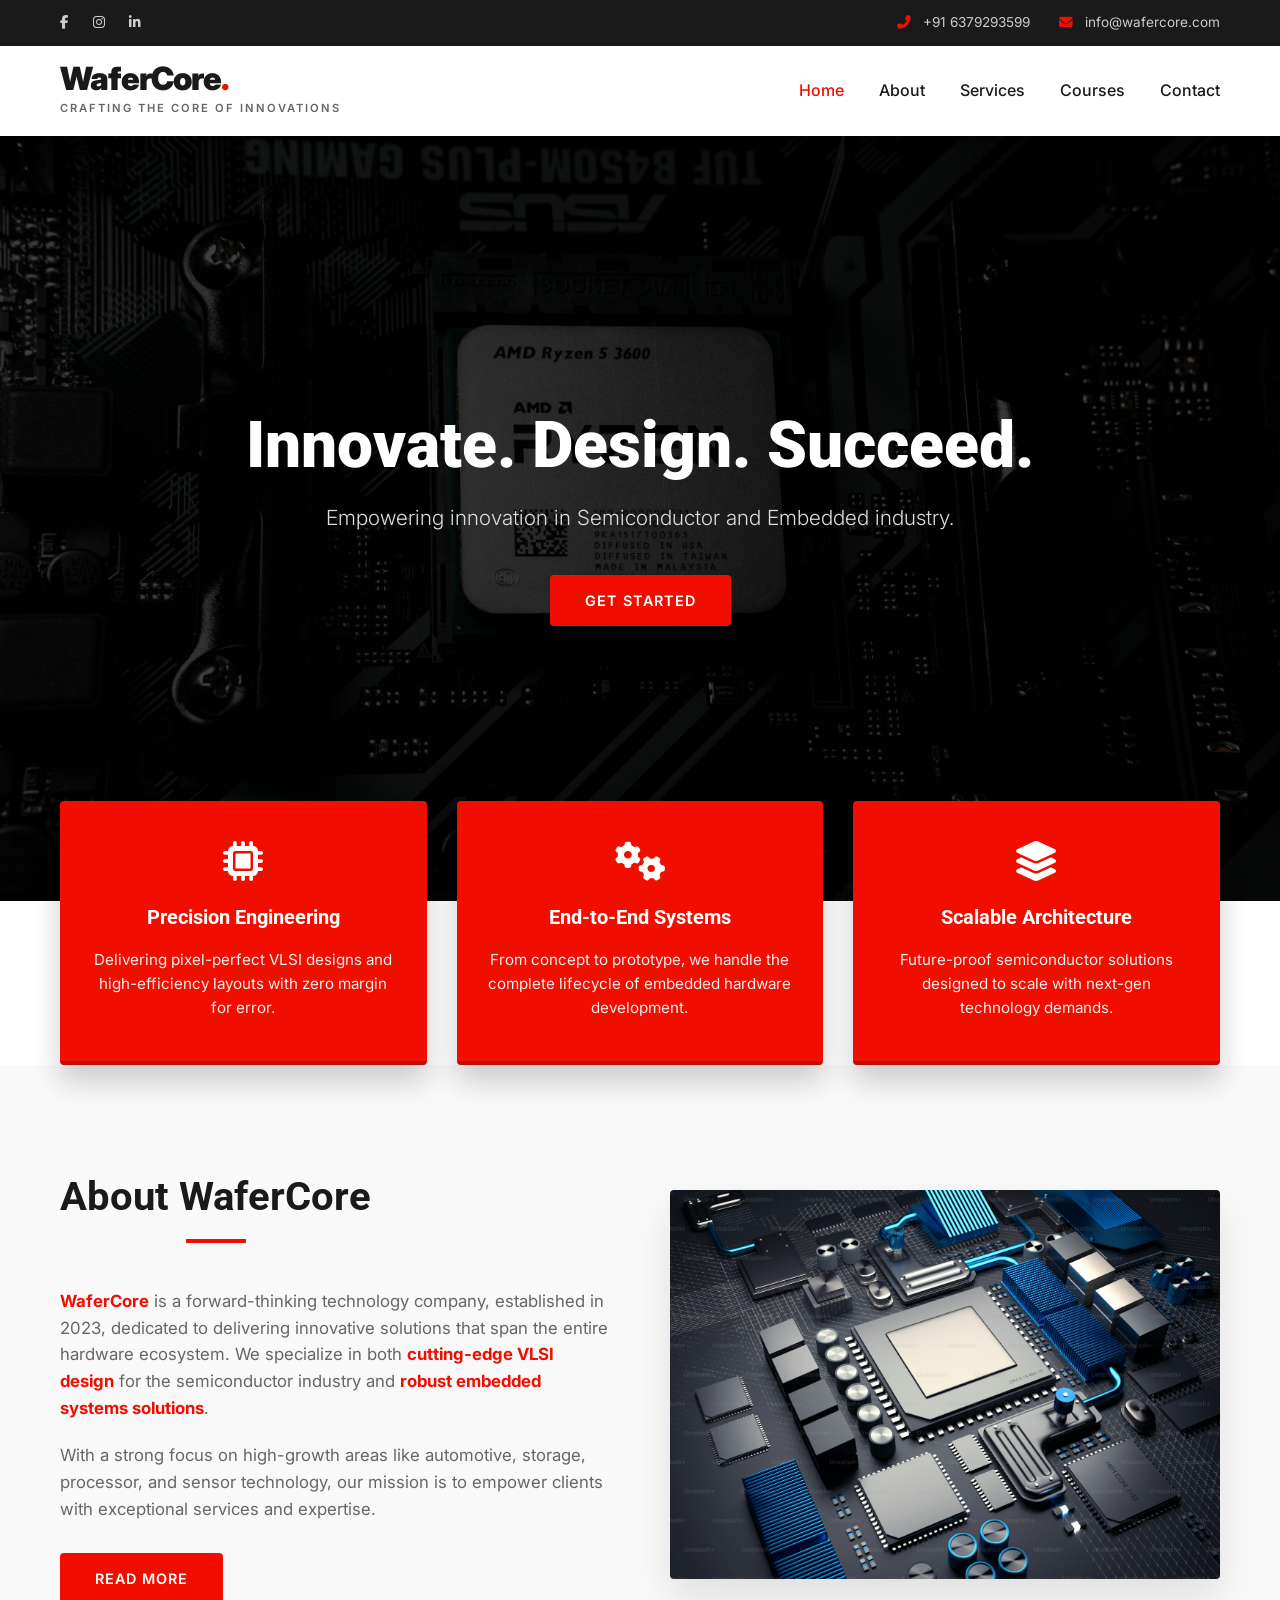
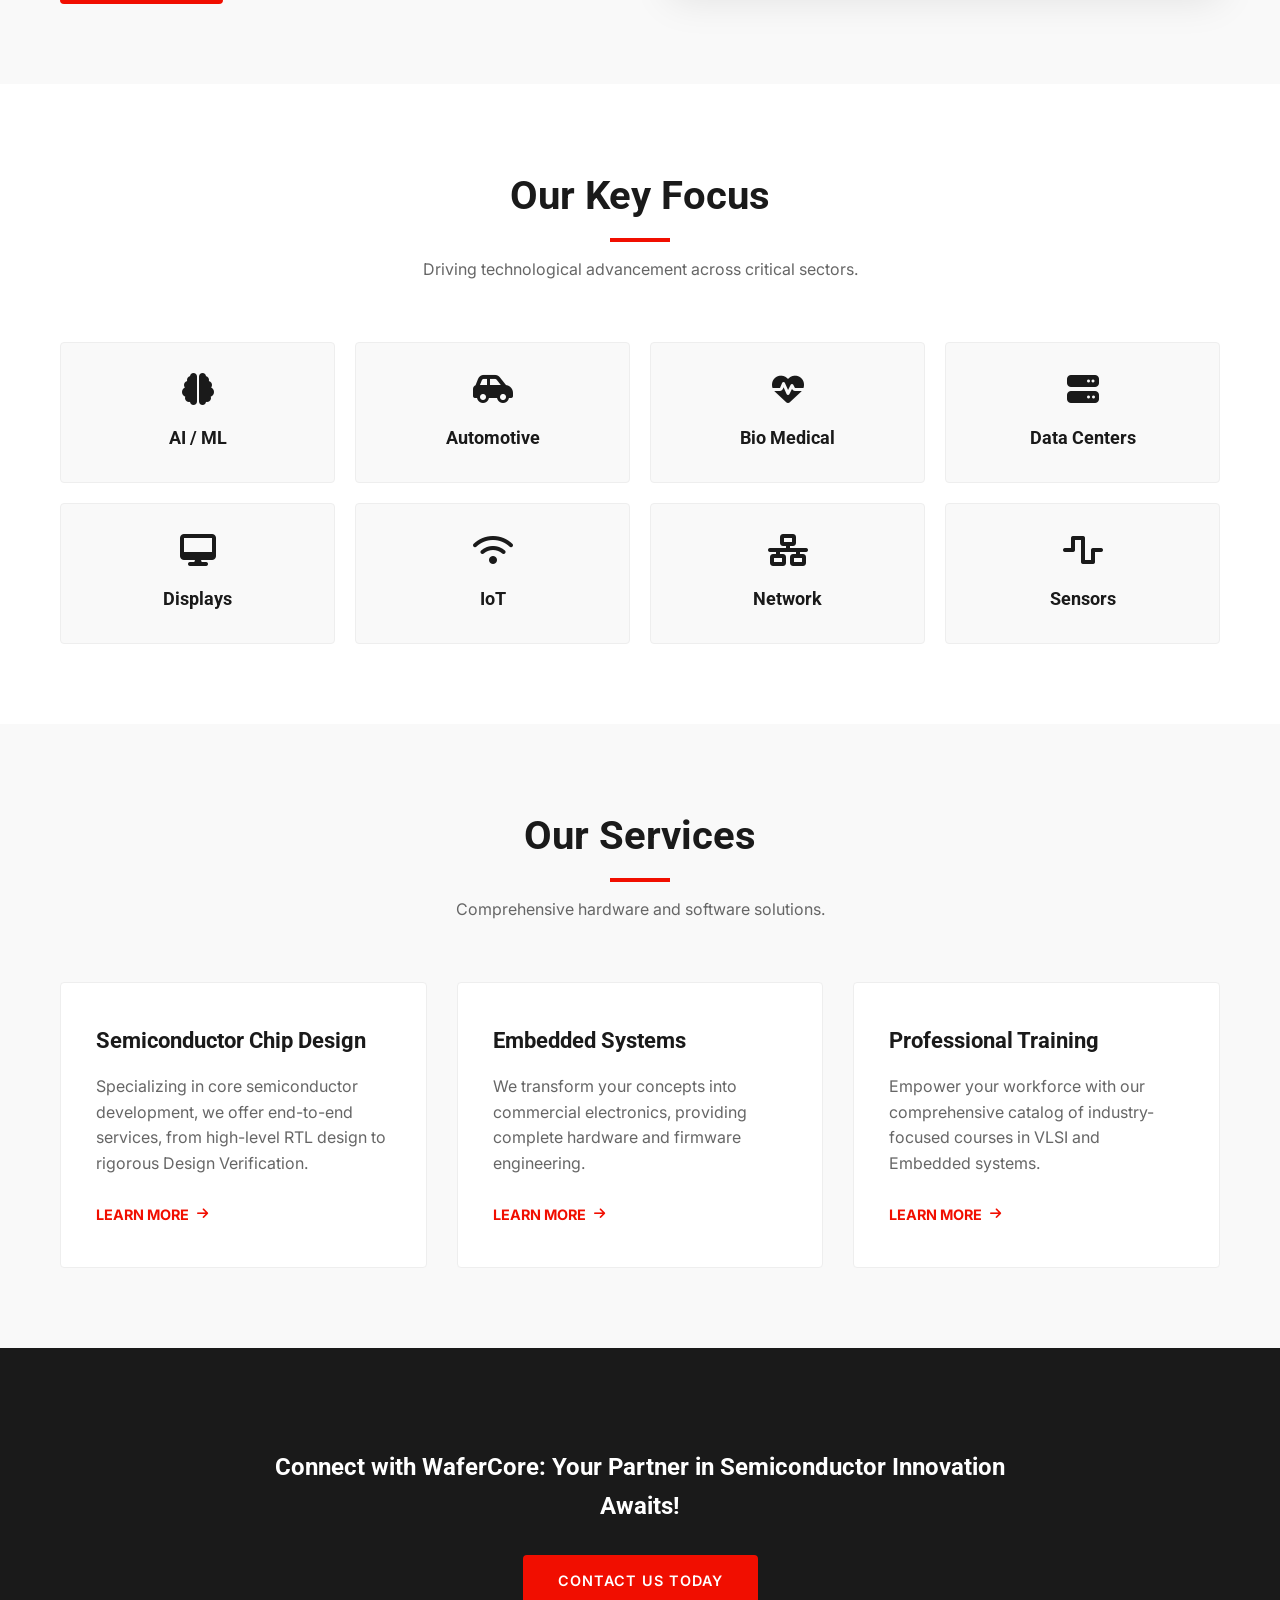
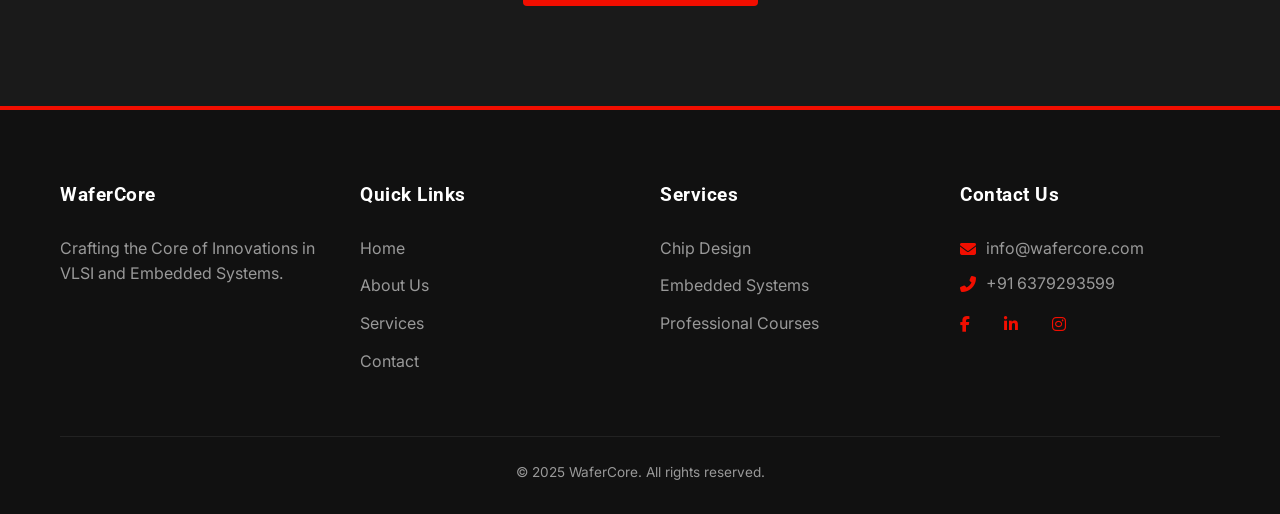
<file: index.html>
<!DOCTYPE html>
<html lang="en">
<head>
    <meta charset="UTF-8">
    <meta name="viewport" content="width=device-width, initial-scale=1.0">
    <title>WaferCore - Crafting the Core of Innovations</title>
    
    <link rel="stylesheet" href="https://cdnjs.cloudflare.com/ajax/libs/font-awesome/6.4.0/css/all.min.css">
    
    <link href="https://fonts.googleapis.com/css2?family=Inter:wght@300;400;600&family=Roboto:wght@500;700;900&display=swap" rel="stylesheet">

    <style>
        /* --- 1. THEME VARIABLES (Red/Black/White) --- */
        :root {
            --primary-red: #f10e00;
            --primary-black: #1a1a1a;
            --dark-gray: #2b2b2b;
            --text-dark: #333333;
            --text-light: #666666;
            --white: #ffffff;
            --light-bg: #f9f9f9;
            --border-color: #eeeeee;
            --max-width: 1200px;
        }

        /* --- 2. RESET & BASE STYLES --- */
        * { margin: 0; padding: 0; box-sizing: border-box; }
        
        body { 
            font-family: 'Inter', sans-serif; 
            line-height: 1.6; 
            color: var(--text-dark); 
            background-color: var(--white);
        }
        
        h1, h2, h3, h4 { font-family: 'Roboto', sans-serif; font-weight: 700; color: var(--primary-black); }
        a { text-decoration: none; transition: 0.3s; color: inherit; }
        ul { list-style: none; }
        img { max-width: 100%; display: block; }

        /* --- 3. UTILITIES --- */
        .container { max-width: var(--max-width); margin: 0 auto; padding: 0 20px; }
        
        .btn {
            display: inline-block;
            padding: 14px 35px;
            background: var(--primary-red);
            color: var(--white);
            border-radius: 4px;
            font-weight: 600;
            border: none;
            cursor: pointer;
            text-transform: uppercase;
            font-size: 0.9rem;
            letter-spacing: 1px;
        }
        
        .btn:hover { 
            background: var(--primary-black); 
            transform: translateY(-2px); 
            box-shadow: 0 5px 15px rgba(0,0,0,0.1);
        }

        .section-title { text-align: center; margin-bottom: 60px; }
        .section-title h2 { 
            font-size: 2.5rem; 
            margin-bottom: 15px; 
            position: relative;
            display: inline-block;
        }
        .section-title h2::after {
            content: '';
            display: block;
            width: 60px;
            height: 4px;
            background: var(--primary-red);
            margin: 10px auto 0;
        }
        .section-title p { color: var(--text-light); max-width: 600px; margin: 0 auto; }
        
        section { padding: 80px 0; }

        /* --- 4. TOP HEADER --- */
        .top-header { 
            background: var(--primary-black); 
            color: var(--white); 
            padding: 12px 0; 
            font-size: 0.85rem;
        }
        .top-header .container { display: flex; justify-content: space-between; align-items: center; }
        .social-icons a { margin-right: 20px; color: #cccccc; }
        .social-icons a:hover { color: var(--primary-red); }
        .contact-info span { margin-left: 25px; color: #cccccc; }
        .contact-info i { margin-right: 8px; color: var(--primary-red); }

        /* --- 5. NAVIGATION --- */
        .navbar { 
            background: var(--white); 
            box-shadow: 0 2px 10px rgba(0,0,0,0.05); 
            position: sticky; 
            top: 0; 
            z-index: 1000; 
        }
        .navbar .container { display: flex; justify-content: space-between; align-items: center; height: 90px; }
        
        .logo-wrapper { display: flex; flex-direction: column; justify-content: center; }
        .logo { 
            font-size: 2rem; 
            font-weight: 900; 
            color: var(--primary-black); 
            line-height: 1; 
            letter-spacing: -1px;
        }
        .logo span { color: var(--primary-red); }
        .logo-caption { 
            font-size: 0.7rem; 
            color: var(--text-light); 
            font-weight: 600; 
            text-transform: uppercase; 
            letter-spacing: 2px; 
            margin-top: 5px;
        }
        
        .nav-links { display: flex; gap: 35px; }
        .nav-links a { 
            font-weight: 500; 
            font-size: 1rem; 
            color: var(--primary-black); 
            position: relative;
        }
        .nav-links a:hover, .nav-links a.active { color: var(--primary-red); }

        /* --- 6. HERO SECTION --- */
        .hero {
            background: linear-gradient(rgba(0, 0, 0, 0.75), rgba(0, 0, 0, 0.75)), url('images/Background_Hero.jpg');
            background-size: cover;
            background-position: center;
            height: 85vh;
            display: flex;
            align-items: center;
            color: var(--white);
            text-align: center;
            position: relative;
            z-index: 1; /* Lower Z-index than features */
        }
        .hero-content { max-width: 900px; margin: 0 auto; }
        .hero h1 { 
            font-size: 4rem; 
            font-weight: 900; 
            margin-bottom: 20px; 
            color: var(--white); 
            line-height: 1.1;
        }
        .hero p { 
            font-size: 1.3rem; 
            margin-bottom: 40px; 
            color: #dddddd; 
            font-weight: 300;
        }
        .hero .btn { background: var(--primary-red); border: none; }
        .hero .btn:hover { background: var(--white); color: var(--primary-red); }

        /* --- 7. FEATURES OVERVIEW (UPDATED) --- */
        .features { 
            /* Transparent background so we see cards overlap the image/body */
            background: transparent; 
            padding: 0; 
            margin-top: -100px; /* Moves the section UP to overlap Hero */
            position: relative; 
            z-index: 10; /* Ensures it sits ON TOP of hero */
        }
        .feature-grid { display: grid; grid-template-columns: repeat(auto-fit, minmax(300px, 1fr)); gap: 30px; }
        
        .feature-card {
            background: var(--primary-red); /* DEFAULT: Red Background */
            color: var(--white);            /* DEFAULT: White Text */
            padding: 40px 30px;
            border-radius: 4px;
            box-shadow: 0 15px 30px rgba(0,0,0,0.2);
            text-align: center;
            transition: all 0.3s ease;
            border-bottom: 4px solid rgba(0,0,0,0.2);
        }

        /* Default Icon/Header styling */
        .feature-card i { font-size: 2.5rem; color: var(--white); margin-bottom: 20px; transition: 0.3s; }
        .feature-card h3 { font-size: 1.25rem; margin-bottom: 15px; color: var(--white); transition: 0.3s; }
        .feature-card p { font-size: 0.95rem; color: #f0f0f0; transition: 0.3s; }

        /* HOVER EFFECTS */
        .feature-card:hover { 
            background: var(--white);         /* HOVER: White Background */
            transform: translateY(-10px);
            border-bottom: 4px solid var(--primary-red);
        }
        .feature-card:hover h3 { color: var(--primary-black); } /* HOVER: Black Text */
        .feature-card:hover p { color: var(--text-light); }     /* HOVER: Gray Text */
        .feature-card:hover i { color: var(--primary-red); }    /* HOVER: Red Icon */

        /* --- 8. ABOUT SECTION --- */
        .about { background: var(--light-bg); padding-top: 100px; /* Extra padding to account for overlap space */ }
        .about-grid { display: grid; grid-template-columns: 1fr 1fr; gap: 60px; align-items: center; }
        .about-img img { 
            width: 100%; 
            border-radius: 4px; 
            box-shadow: 0 20px 40px rgba(0,0,0,0.1); 
        }
        .about-text h2 { font-size: 2.5rem; margin-bottom: 25px; }
        .about-text p { margin-bottom: 20px; color: var(--text-light); font-size: 1.05rem; }
        .about-text strong { color: var(--primary-red); }

        /* --- 9. KEY FOCUS --- */
        .key-focus { background: var(--white); }
        .focus-grid { display: grid; grid-template-columns: repeat(4, 1fr); gap: 20px; }
        .focus-item {
            background: var(--light-bg);
            padding: 30px 20px;
            text-align: center;
            border-radius: 4px;
            border: 1px solid var(--border-color);
            transition: 0.3s;
        }
        .focus-item:hover { 
            background: var(--primary-red); 
            border-color: var(--primary-red);
            transform: translateY(-5px); 
        }
        .focus-item h4 { font-size: 1.1rem; margin-top: 15px; transition: 0.3s; }
        .focus-item i { font-size: 2rem; color: var(--primary-black); transition: 0.3s; }
        .focus-item:hover h4, .focus-item:hover i { color: var(--white); }

        /* --- 10. SERVICES --- */
        .services { background: var(--light-bg); }
        .service-grid { display: grid; grid-template-columns: repeat(auto-fit, minmax(300px, 1fr)); gap: 30px; }
        .service-card {
            background: var(--white);
            padding: 40px 35px;
            border-radius: 4px;
            border: 1px solid var(--border-color);
            transition: 0.3s;
            position: relative;
        }
        .service-card:hover { 
            border-top: 3px solid var(--primary-red); 
            box-shadow: 0 15px 30px rgba(0,0,0,0.05);
            transform: translateY(-5px);
        }
        .service-card h3 { font-size: 1.4rem; margin-bottom: 15px; }
        .service-card p { margin-bottom: 25px; color: var(--text-light); }
        .service-link { 
            color: var(--primary-red); 
            font-weight: 700; 
            font-size: 0.9rem; 
            text-transform: uppercase; 
            display: inline-flex; 
            align-items: center; 
        }
        .service-link i { margin-left: 8px; font-size: 0.8rem; transition: 0.3s; }
        .service-link:hover i { margin-left: 12px; }

        /* --- 11. CTA SECTION --- */
        .cta-section { 
            background: var(--primary-black); 
            color: var(--white); 
            text-align: center; 
            padding: 100px 0; 
        }
        .cta-section h2 { color: var(--white); margin-bottom: 30px; max-width: 800px; margin-left: auto; margin-right: auto; }
        .cta-section .btn { background: var(--primary-red); }
        .cta-section .btn:hover { background: var(--white); color: var(--primary-red); }

        /* --- 12. FOOTER --- */
        footer { 
            background: #111111; 
            color: #999; 
            padding: 70px 0 30px; 
            border-top: 4px solid var(--primary-red); 
        }
        .footer-grid { display: grid; grid-template-columns: repeat(auto-fit, minmax(250px, 1fr)); gap: 40px; margin-bottom: 50px; }
        .footer-col h4 { color: var(--white); margin-bottom: 25px; font-size: 1.2rem; letter-spacing: 0.5px; }
        .footer-col ul li { margin-bottom: 12px; }
        .footer-col ul li a { transition: 0.3s; }
        .footer-col ul li a:hover { color: var(--primary-red); padding-left: 5px; }
        .footer-contact p { margin-bottom: 10px; display: flex; align-items: center; }
        .footer-contact i { margin-right: 10px; color: var(--primary-red); }
        .copyright { 
            text-align: center; 
            border-top: 1px solid #222; 
            padding-top: 25px; 
            font-size: 0.85rem; 
        }

        /* --- MOBILE RESPONSIVE --- */
        @media (max-width: 768px) {
            .top-header { display: none; }
            .nav-links { display: none; } 
            .hero h1 { font-size: 2.8rem; }
            .features { margin-top: 0; padding: 40px 0; background: var(--white); } /* No overlap on mobile */
            .feature-card { margin-bottom: 20px; }
            .about { padding-top: 60px; }
            .about-grid { grid-template-columns: 1fr; }
            .focus-grid { grid-template-columns: repeat(2, 1fr); }
        }
    </style>
</head>
<body>

    <div class="top-header">
        <div class="container">
            <div class="social-icons">
                <a href="#"><i class="fab fa-facebook-f"></i></a>
                <a href="#"><i class="fab fa-instagram"></i></a>
                <a href="#"><i class="fab fa-linkedin-in"></i></a>
            </div>
            <div class="contact-info">
                <span><i class="fas fa-phone-alt"></i> +91 6379293599</span>
                <span><i class="fas fa-envelope"></i> info@wafercore.com</span>
            </div>
        </div>
    </div>

    <nav class="navbar">
        <div class="container">
            <div class="logo-wrapper">
                <a href="index.html" class="logo">WaferCore<span>.</span></a>
                <span class="logo-caption">Crafting the Core of Innovations</span>
            </div>
            <div class="nav-links">
                <a href="index.html" class="active">Home</a>
                <a href="about-us.html">About</a>
                <a href="#services">Services</a>
                <a href="courses.html">Courses</a>
                <a href="contact-us.html">Contact</a>
            </div>
        </div>
    </nav>

    <section class="hero">
        <div class="container hero-content">
            <h1>Innovate. Design. Succeed.</h1>
            <p>Empowering innovation in Semiconductor and Embedded industry.</p>
            <a href="#contact" class="btn">Get Started</a>
        </div>
    </section>

    <div class="features">
        <div class="container">
            <div class="feature-grid">
                <div class="feature-card">
                    <i class="fas fa-microchip"></i>
                    <h3>Precision Engineering</h3>
                    <p>Delivering pixel-perfect VLSI designs and high-efficiency layouts with zero margin for error.</p>
                </div>
                <div class="feature-card">
                    <i class="fas fa-cogs"></i>
                    <h3>End-to-End Systems</h3>
                    <p>From concept to prototype, we handle the complete lifecycle of embedded hardware development.</p>
                </div>
                <div class="feature-card">
                    <i class="fas fa-layer-group"></i>
                    <h3>Scalable Architecture</h3>
                    <p>Future-proof semiconductor solutions designed to scale with next-gen technology demands.</p>
                </div>
            </div>
        </div>
    </div>

    <section id="about" class="about">
        <div class="container about-grid">
            <div class="about-text">
                <div class="section-title" style="text-align: left; margin-bottom: 20px;">
                    <h2>About WaferCore</h2>
                </div>
                <p><strong>WaferCore</strong> is a forward-thinking technology company, established in 2023, dedicated to delivering innovative solutions that span the entire hardware ecosystem. We specialize in both <strong>cutting-edge VLSI design</strong> for the semiconductor industry and <strong>robust embedded systems solutions</strong>.</p>
                <p>With a strong focus on high-growth areas like automotive, storage, processor, and sensor technology, our mission is to empower clients with exceptional services and expertise.</p>
                <a href="#" class="btn" style="margin-top: 10px;">Read More</a>
            </div>
            <div class="about-img">
                <img src="images/image2.jpg" alt="WaferCore Technology">
            </div>
        </div>
    </section>

    <section class="key-focus">
        <div class="container">
            <div class="section-title">
                <h2>Our Key Focus</h2>
                <p>Driving technological advancement across critical sectors.</p>
            </div>
            <div class="focus-grid">
                <div class="focus-item">
                    <i class="fas fa-brain"></i>
                    <h4>AI / ML</h4>
                </div>
                <div class="focus-item">
                    <i class="fas fa-car-side"></i>
                    <h4>Automotive</h4>
                </div>
                <div class="focus-item">
                    <i class="fas fa-heartbeat"></i>
                    <h4>Bio Medical</h4>
                </div>
                <div class="focus-item">
                    <i class="fas fa-server"></i>
                    <h4>Data Centers</h4>
                </div>
                <div class="focus-item">
                    <i class="fas fa-desktop"></i>
                    <h4>Displays</h4>
                </div>
                <div class="focus-item">
                    <i class="fas fa-wifi"></i>
                    <h4>IoT</h4>
                </div>
                <div class="focus-item">
                    <i class="fas fa-network-wired"></i>
                    <h4>Network</h4>
                </div>
                <div class="focus-item">
                    <i class="fas fa-wave-square"></i>
                    <h4>Sensors</h4>
                </div>
            </div>
        </div>
    </section>

    <section id="services" class="services">
        <div class="container">
            <div class="section-title">
                <h2>Our Services</h2>
                <p>Comprehensive hardware and software solutions.</p>
            </div>
            <div class="service-grid">
                <div class="service-card">
                    <h3>Semiconductor Chip Design</h3>
                    <p>Specializing in core semiconductor development, we offer end-to-end services, from high-level RTL design to rigorous Design Verification.</p>
                    <a href="#" class="service-link">Learn More <i class="fas fa-arrow-right"></i></a>
                </div>
                <div class="service-card">
                    <h3>Embedded Systems</h3>
                    <p>We transform your concepts into commercial electronics, providing complete hardware and firmware engineering.</p>
                    <a href="#" class="service-link">Learn More <i class="fas fa-arrow-right"></i></a>
                </div>
                <div class="service-card">
                    <h3>Professional Training</h3>
                    <p>Empower your workforce with our comprehensive catalog of industry-focused courses in VLSI and Embedded systems.</p>
                    <a href="courses.html" class="service-link">Learn More <i class="fas fa-arrow-right"></i></a>
                </div>
            </div>
        </div>
    </section>

    <section id="contact" class="cta-section">
        <div class="container">
            <h2>Connect with WaferCore: Your Partner in Semiconductor Innovation Awaits!</h2>
            <a href="#" class="btn">Contact Us Today</a>
        </div>
    </section>

    <footer>
        <div class="container">
            <div class="footer-grid">
                <div class="footer-col">
                    <h4>WaferCore</h4>
                    <p>Crafting the Core of Innovations in VLSI and Embedded Systems.</p>
                </div>
                <div class="footer-col">
                    <h4>Quick Links</h4>
                    <ul>
                        <li><a href="#">Home</a></li>
                        <li><a href="#about">About Us</a></li>
                        <li><a href="#services">Services</a></li>
                        <li><a href="#contact">Contact</a></li>
                    </ul>
                </div>
                <div class="footer-col">
                    <h4>Services</h4>
                    <ul>
                        <li><a href="#">Chip Design</a></li>
                        <li><a href="#">Embedded Systems</a></li>
                        <li><a href="courses.html">Professional Courses</a></li>
                    </ul>
                </div>
                <div class="footer-col footer-contact">
                    <h4>Contact Us</h4>
                    <p><i class="fas fa-envelope"></i> info@wafercore.com</p>
                    <p><i class="fas fa-phone-alt"></i> +91 6379293599</p>
                    <div class="social-icons" style="margin-top: 15px;">
                        <a href="#"><i class="fab fa-facebook-f"></i></a>
                        <a href="#"><i class="fab fa-linkedin-in"></i></a>
                        <a href="#"><i class="fab fa-instagram"></i></a>
                    </div>
                </div>
            </div>
            <div class="copyright">
                <p>&copy; 2025 WaferCore. All rights reserved.</p>
            </div>
        </div>
    </footer>

</body>
</html>
</file>
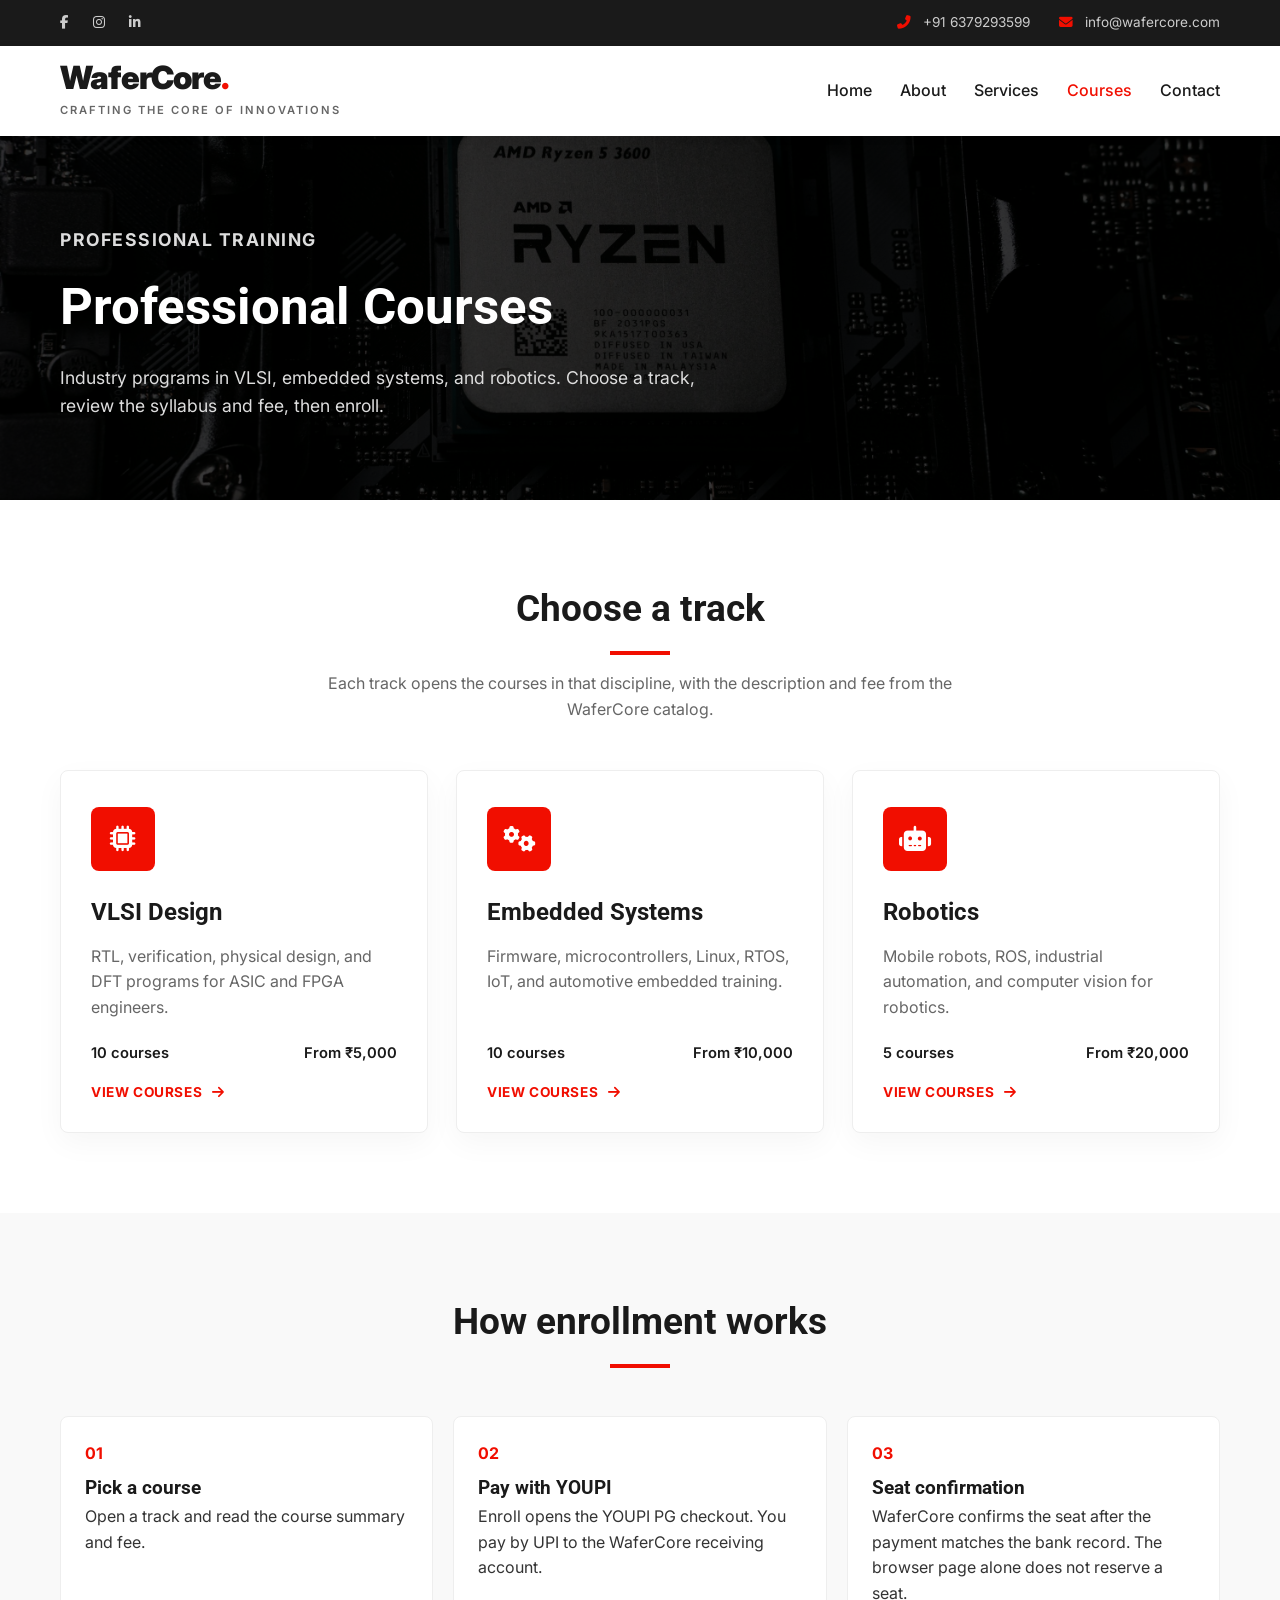
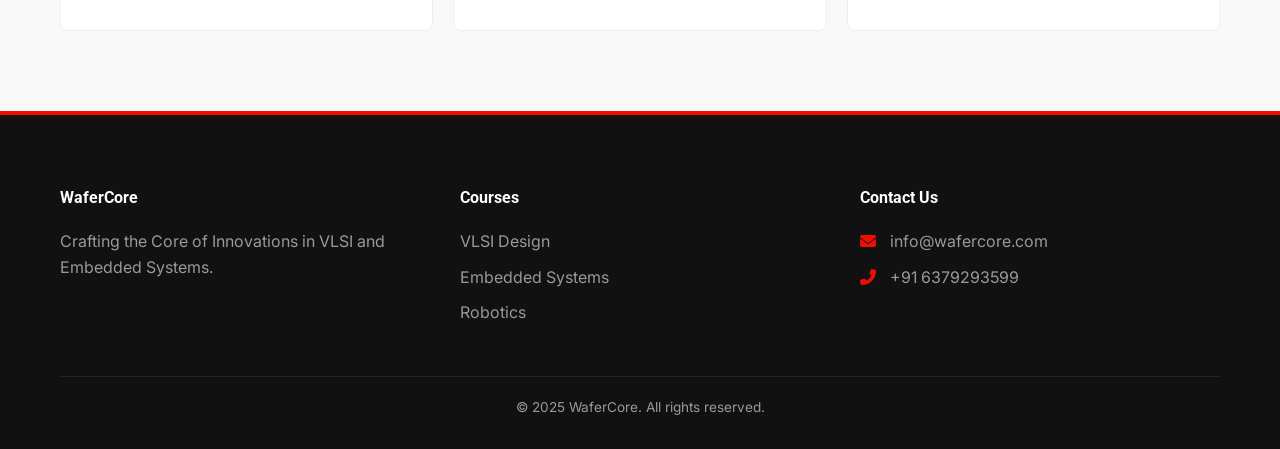
<file: courses.html>
<!DOCTYPE html>
<html lang="en">
<head>
    <meta charset="UTF-8">
    <meta name="viewport" content="width=device-width, initial-scale=1.0">
    <title>Professional Courses - WaferCore</title>
    <meta name="description" content="WaferCore professional courses in VLSI design, embedded systems, and robotics.">
    <link rel="stylesheet" href="https://cdnjs.cloudflare.com/ajax/libs/font-awesome/6.4.0/css/all.min.css">
    <link href="https://fonts.googleapis.com/css2?family=Inter:wght@300;400;600&family=Roboto:wght@500;700;900&display=swap" rel="stylesheet">
    <link rel="stylesheet" href="css/courses.css">
</head>
<body data-root="">
    <div class="top-header">
        <div class="container">
            <div class="social-icons">
                <a href="#" aria-label="Facebook"><i class="fab fa-facebook-f"></i></a>
                <a href="#" aria-label="Instagram"><i class="fab fa-instagram"></i></a>
                <a href="#" aria-label="LinkedIn"><i class="fab fa-linkedin-in"></i></a>
            </div>
            <div class="contact-info">
                <span><i class="fas fa-phone-alt"></i> +91 6379293599</span>
                <span><i class="fas fa-envelope"></i> info@wafercore.com</span>
            </div>
        </div>
    </div>

    <nav class="navbar">
        <div class="container">
            <div class="logo-wrapper">
                <a href="index.html" class="logo">WaferCore<span>.</span></a>
                <span class="logo-caption">Crafting the Core of Innovations</span>
            </div>
            <button class="nav-toggle" type="button" aria-label="Open menu" aria-expanded="false"><i class="fas fa-bars"></i></button>
            <div class="nav-links">
                <a href="index.html">Home</a>
                <a href="about-us.html">About</a>
                <a href="index.html#services">Services</a>
                <a href="courses.html" class="active">Courses</a>
                <a href="contact-us.html">Contact</a>
            </div>
        </div>
    </nav>

    <header class="page-hero">
        <div class="container">
            <p class="eyebrow">Professional training</p>
            <h1>Professional Courses</h1>
            <p>Industry programs in VLSI, embedded systems, and robotics. Choose a track, review the syllabus and fee, then enroll.</p>
        </div>
    </header>

    <section class="section">
        <div class="container">
            <div class="section-title">
                <h2>Choose a track</h2>
                <p>Each track opens the courses in that discipline, with the description and fee from the WaferCore catalog.</p>
            </div>
            <div class="track-grid" id="track-list"></div>
        </div>
    </section>

    <section class="section alt-bg">
        <div class="container">
            <div class="section-title">
                <h2>How enrollment works</h2>
            </div>
            <div class="steps">
                <article class="step">
                    <strong>01</strong>
                    <h3>Pick a course</h3>
                    <p>Open a track and read the course summary and fee.</p>
                </article>
                <article class="step">
                    <strong>02</strong>
                    <h3>Pay with YOUPI</h3>
                    <p>Enroll opens the YOUPI PG checkout. You pay by UPI to the WaferCore receiving account.</p>
                </article>
                <article class="step">
                    <strong>03</strong>
                    <h3>Seat confirmation</h3>
                    <p>WaferCore confirms the seat after the payment matches the bank record. The browser page alone does not reserve a seat.</p>
                </article>
            </div>
        </div>
    </section>

    <footer>
        <div class="container">
            <div class="footer-grid">
                <div class="footer-col">
                    <h4>WaferCore</h4>
                    <p>Crafting the Core of Innovations in VLSI and Embedded Systems.</p>
                </div>
                <div class="footer-col">
                    <h4>Courses</h4>
                    <ul>
                        <li><a href="courses/vlsi-design.html">VLSI Design</a></li>
                        <li><a href="courses/embedded-systems.html">Embedded Systems</a></li>
                        <li><a href="courses/robotics.html">Robotics</a></li>
                    </ul>
                </div>
                <div class="footer-col footer-contact">
                    <h4>Contact Us</h4>
                    <p><i class="fas fa-envelope"></i> info@wafercore.com</p>
                    <p><i class="fas fa-phone-alt"></i> +91 6379293599</p>
                </div>
            </div>
            <div class="copyright"><p>&copy; 2025 WaferCore. All rights reserved.</p></div>
        </div>
    </footer>

    <script src="js/courses-data.js"></script>
    <script src="js/catalog.js"></script>
</body>
</html>
</file>
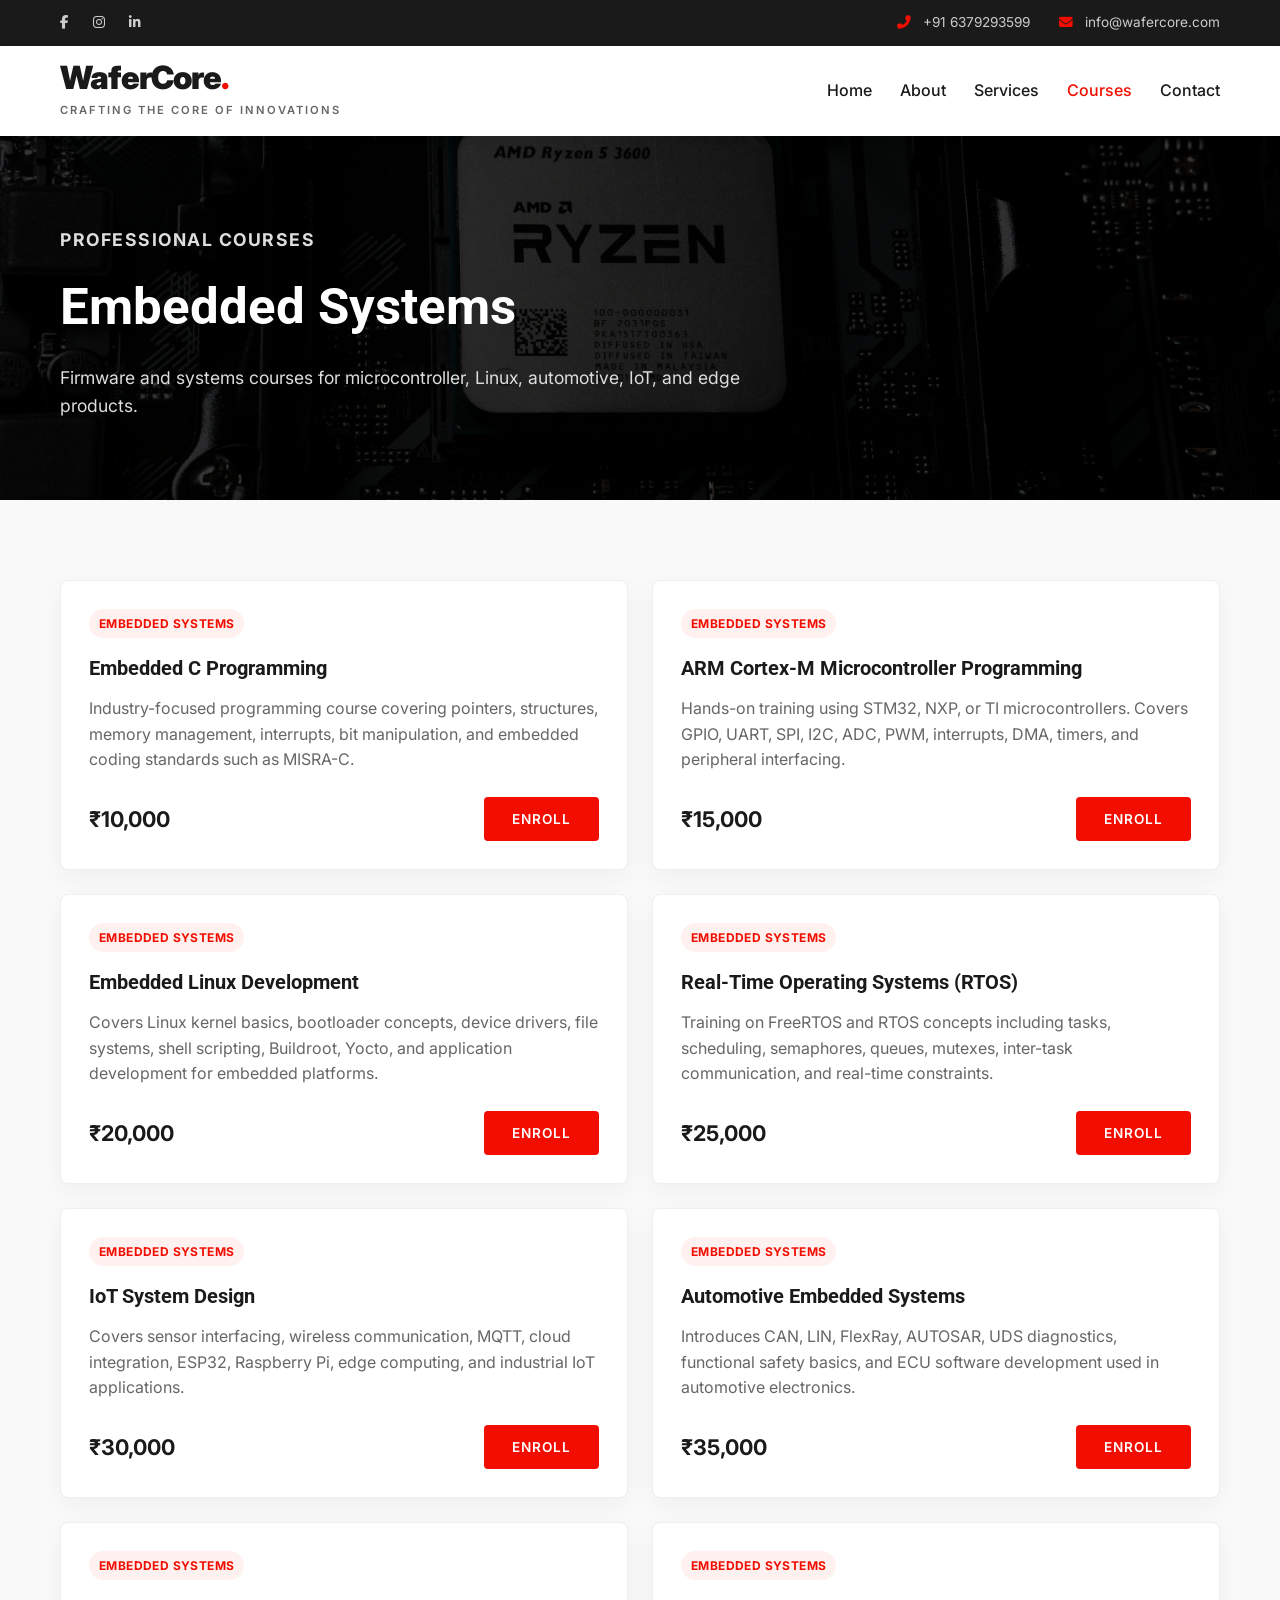
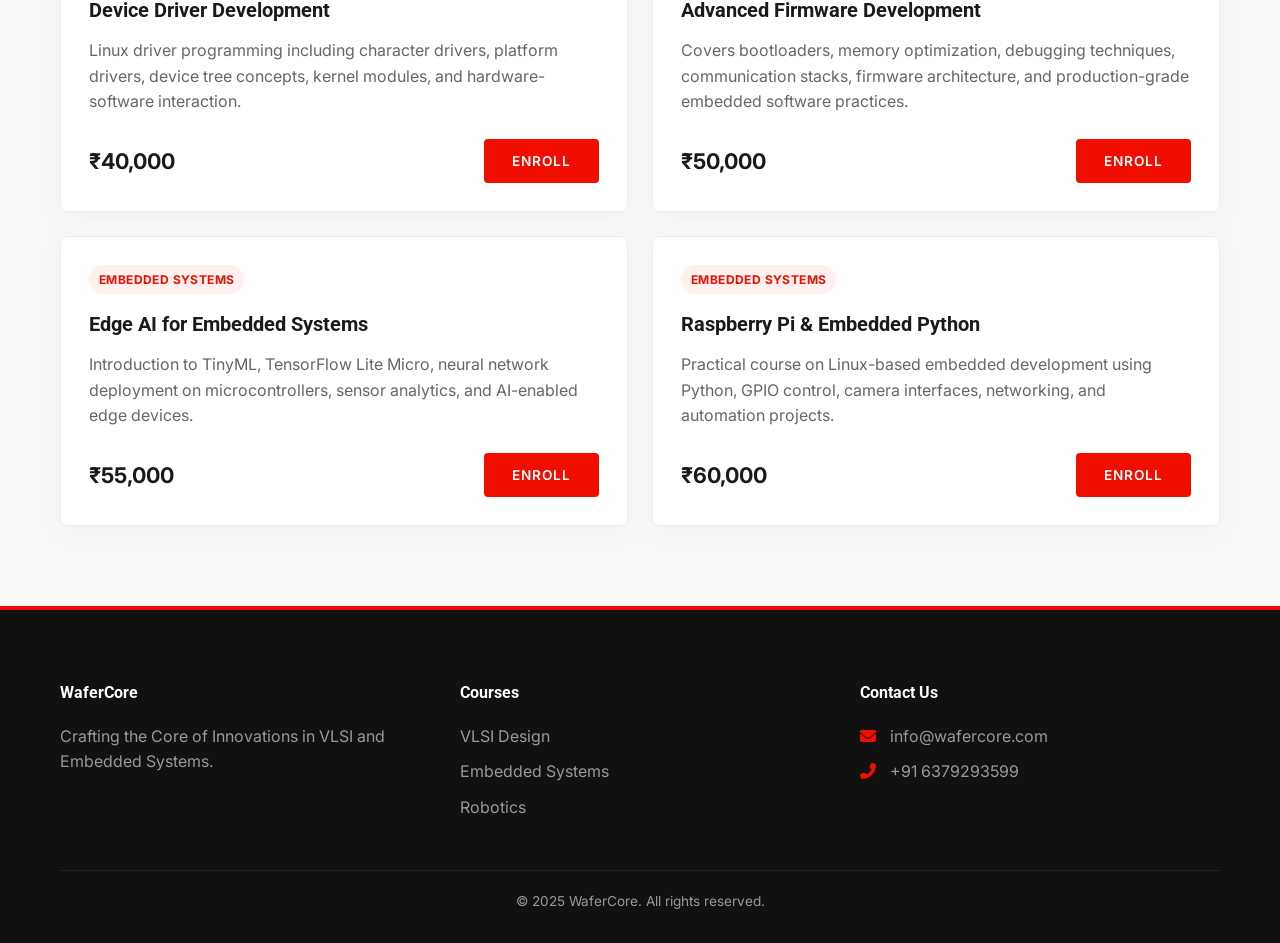
<file: courses/embedded-systems.html>
<!DOCTYPE html>
<html lang="en">
<head>
    <meta charset="UTF-8">
    <meta name="viewport" content="width=device-width, initial-scale=1.0">
    <title>Embedded Systems Courses - WaferCore</title>
    <meta name="description" content="WaferCore embedded systems courses, from Embedded C and RTOS to Linux, IoT, and edge AI.">
    <link rel="stylesheet" href="https://cdnjs.cloudflare.com/ajax/libs/font-awesome/6.4.0/css/all.min.css">
    <link href="https://fonts.googleapis.com/css2?family=Inter:wght@300;400;600&family=Roboto:wght@500;700;900&display=swap" rel="stylesheet">
    <link rel="stylesheet" href="../css/courses.css">
</head>
<body data-root="../">
    <div class="top-header">
        <div class="container">
            <div class="social-icons">
                <a href="#" aria-label="Facebook"><i class="fab fa-facebook-f"></i></a>
                <a href="#" aria-label="Instagram"><i class="fab fa-instagram"></i></a>
                <a href="#" aria-label="LinkedIn"><i class="fab fa-linkedin-in"></i></a>
            </div>
            <div class="contact-info">
                <span><i class="fas fa-phone-alt"></i> +91 6379293599</span>
                <span><i class="fas fa-envelope"></i> info@wafercore.com</span>
            </div>
        </div>
    </div>
    <nav class="navbar">
        <div class="container">
            <div class="logo-wrapper">
                <a href="../index.html" class="logo">WaferCore<span>.</span></a>
                <span class="logo-caption">Crafting the Core of Innovations</span>
            </div>
            <button class="nav-toggle" type="button" aria-label="Open menu" aria-expanded="false"><i class="fas fa-bars"></i></button>
            <div class="nav-links">
                <a href="../index.html">Home</a>
                <a href="../about-us.html">About</a>
                <a href="../index.html#services">Services</a>
                <a href="../courses.html" class="active">Courses</a>
                <a href="../contact-us.html">Contact</a>
            </div>
        </div>
    </nav>
    <header class="page-hero">
        <div class="container">
            <p class="eyebrow"><a href="../courses.html">Professional Courses</a></p>
            <h1>Embedded Systems</h1>
            <p>Firmware and systems courses for microcontroller, Linux, automotive, IoT, and edge products.</p>
        </div>
    </header>
    <section class="section alt-bg">
        <div class="container">
            <div id="course-list" data-track="embedded"></div>
        </div>
    </section>
    <footer>
        <div class="container">
            <div class="footer-grid">
                <div class="footer-col">
                    <h4>WaferCore</h4>
                    <p>Crafting the Core of Innovations in VLSI and Embedded Systems.</p>
                </div>
                <div class="footer-col">
                    <h4>Courses</h4>
                    <ul>
                        <li><a href="vlsi-design.html">VLSI Design</a></li>
                        <li><a href="embedded-systems.html">Embedded Systems</a></li>
                        <li><a href="robotics.html">Robotics</a></li>
                    </ul>
                </div>
                <div class="footer-col footer-contact">
                    <h4>Contact Us</h4>
                    <p><i class="fas fa-envelope"></i> info@wafercore.com</p>
                    <p><i class="fas fa-phone-alt"></i> +91 6379293599</p>
                </div>
            </div>
            <div class="copyright"><p>&copy; 2025 WaferCore. All rights reserved.</p></div>
        </div>
    </footer>
    <script src="../js/youpi-config.js"></script>
    <script src="../js/courses-data.js"></script>
    <script src="../js/catalog.js"></script>
    <script src="../js/checkout.js"></script>
</body>
</html>
</file>
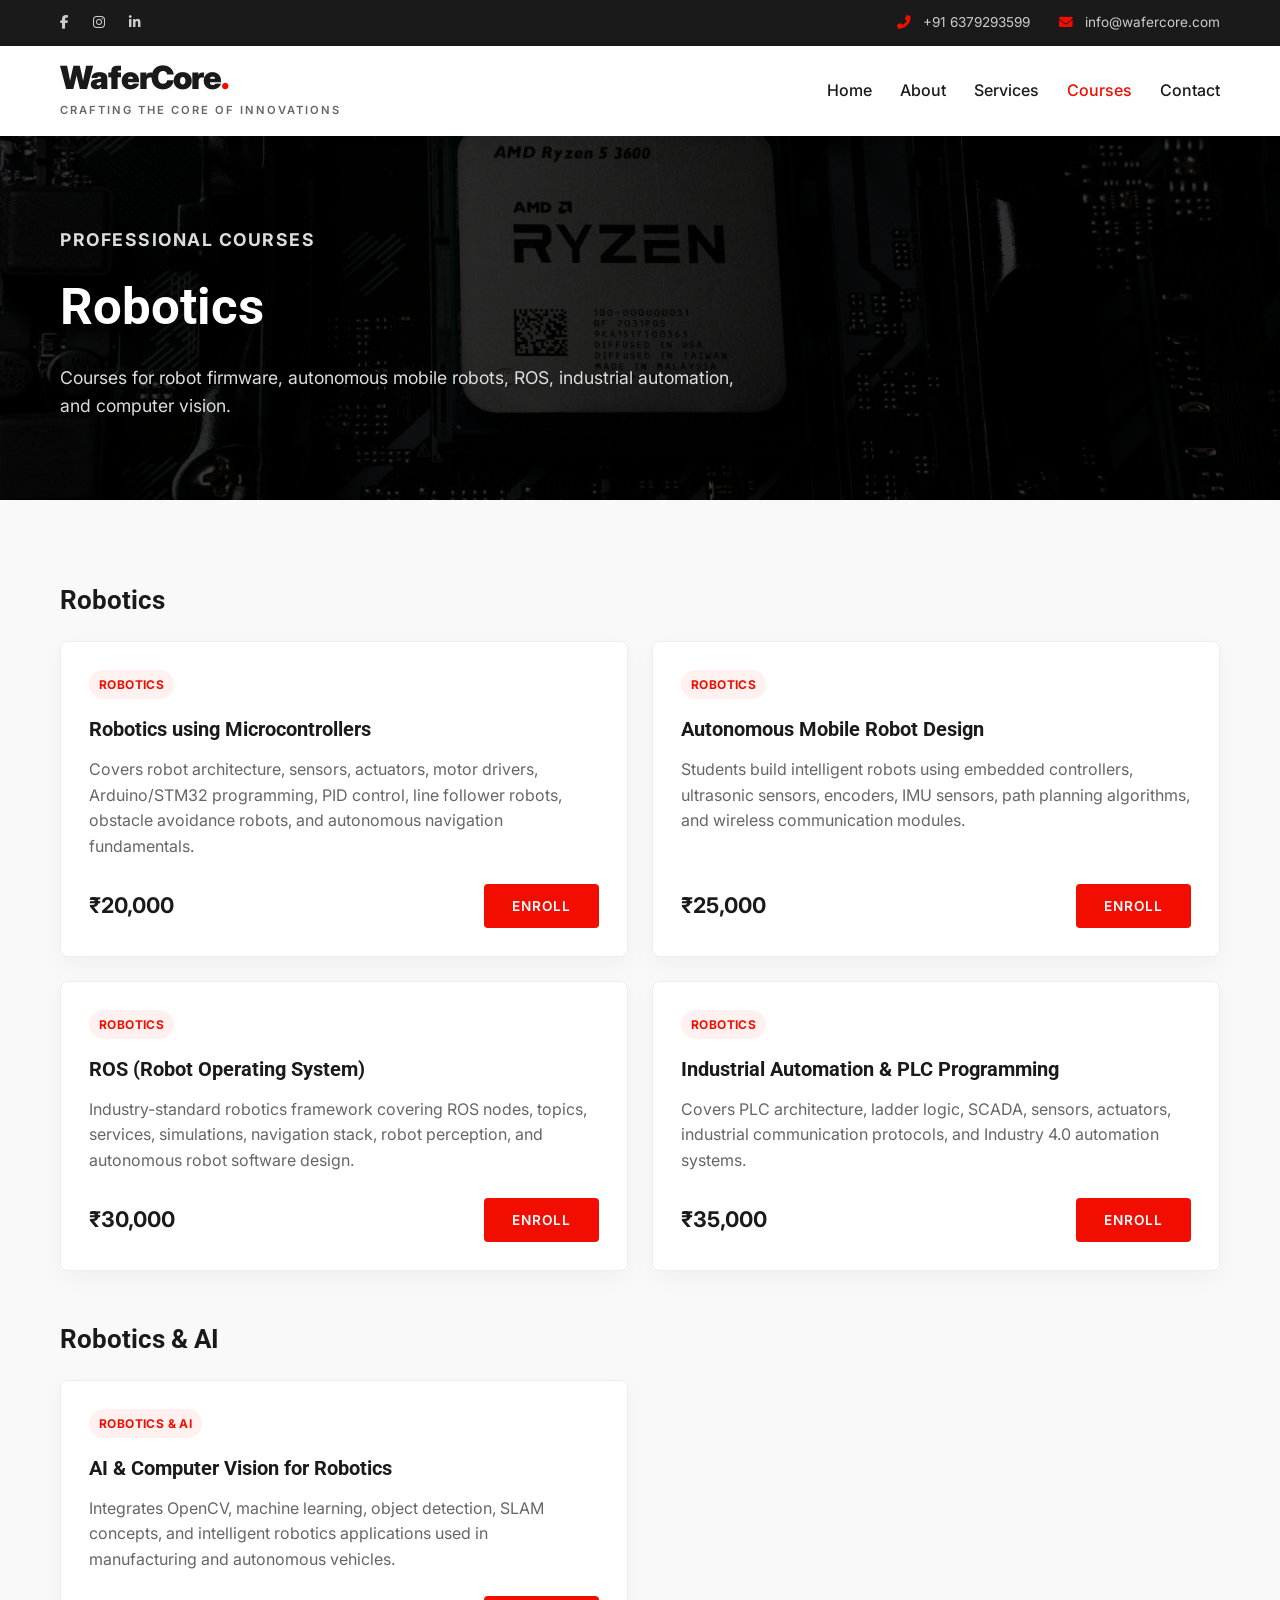
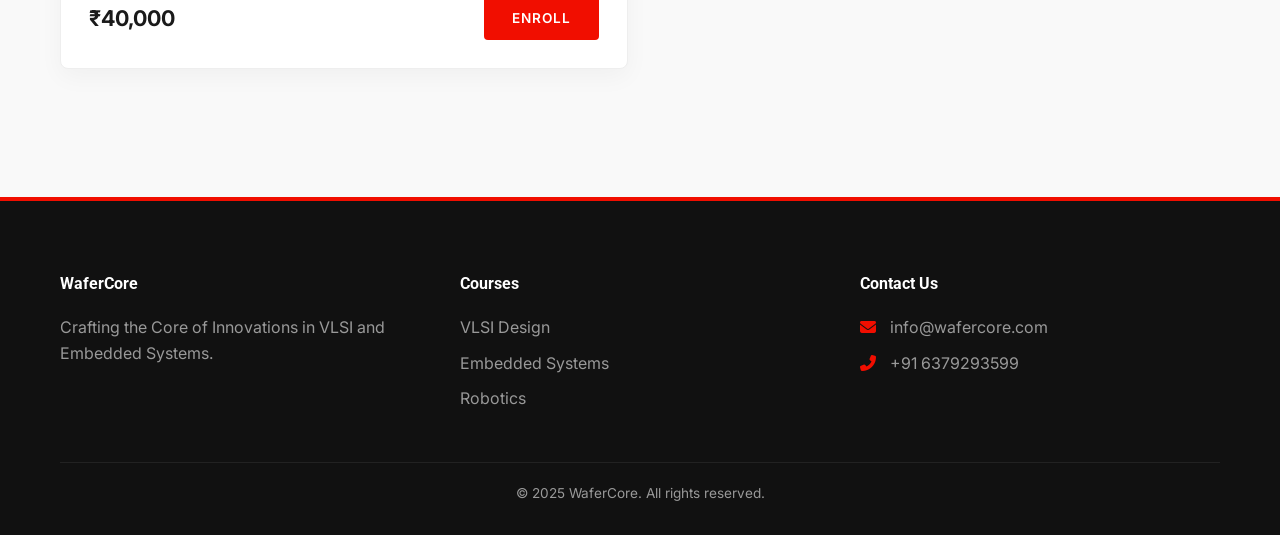
<file: courses/robotics.html>
<!DOCTYPE html>
<html lang="en">
<head>
    <meta charset="UTF-8">
    <meta name="viewport" content="width=device-width, initial-scale=1.0">
    <title>Robotics Courses - WaferCore</title>
    <meta name="description" content="WaferCore robotics courses covering microcontrollers, mobile robots, ROS, PLC, and computer vision.">
    <link rel="stylesheet" href="https://cdnjs.cloudflare.com/ajax/libs/font-awesome/6.4.0/css/all.min.css">
    <link href="https://fonts.googleapis.com/css2?family=Inter:wght@300;400;600&family=Roboto:wght@500;700;900&display=swap" rel="stylesheet">
    <link rel="stylesheet" href="../css/courses.css">
</head>
<body data-root="../">
    <div class="top-header">
        <div class="container">
            <div class="social-icons">
                <a href="#" aria-label="Facebook"><i class="fab fa-facebook-f"></i></a>
                <a href="#" aria-label="Instagram"><i class="fab fa-instagram"></i></a>
                <a href="#" aria-label="LinkedIn"><i class="fab fa-linkedin-in"></i></a>
            </div>
            <div class="contact-info">
                <span><i class="fas fa-phone-alt"></i> +91 6379293599</span>
                <span><i class="fas fa-envelope"></i> info@wafercore.com</span>
            </div>
        </div>
    </div>
    <nav class="navbar">
        <div class="container">
            <div class="logo-wrapper">
                <a href="../index.html" class="logo">WaferCore<span>.</span></a>
                <span class="logo-caption">Crafting the Core of Innovations</span>
            </div>
            <button class="nav-toggle" type="button" aria-label="Open menu" aria-expanded="false"><i class="fas fa-bars"></i></button>
            <div class="nav-links">
                <a href="../index.html">Home</a>
                <a href="../about-us.html">About</a>
                <a href="../index.html#services">Services</a>
                <a href="../courses.html" class="active">Courses</a>
                <a href="../contact-us.html">Contact</a>
            </div>
        </div>
    </nav>
    <header class="page-hero">
        <div class="container">
            <p class="eyebrow"><a href="../courses.html">Professional Courses</a></p>
            <h1>Robotics</h1>
            <p>Courses for robot firmware, autonomous mobile robots, ROS, industrial automation, and computer vision.</p>
        </div>
    </header>
    <section class="section alt-bg">
        <div class="container">
            <div id="course-list" data-track="robotics"></div>
        </div>
    </section>
    <footer>
        <div class="container">
            <div class="footer-grid">
                <div class="footer-col">
                    <h4>WaferCore</h4>
                    <p>Crafting the Core of Innovations in VLSI and Embedded Systems.</p>
                </div>
                <div class="footer-col">
                    <h4>Courses</h4>
                    <ul>
                        <li><a href="vlsi-design.html">VLSI Design</a></li>
                        <li><a href="embedded-systems.html">Embedded Systems</a></li>
                        <li><a href="robotics.html">Robotics</a></li>
                    </ul>
                </div>
                <div class="footer-col footer-contact">
                    <h4>Contact Us</h4>
                    <p><i class="fas fa-envelope"></i> info@wafercore.com</p>
                    <p><i class="fas fa-phone-alt"></i> +91 6379293599</p>
                </div>
            </div>
            <div class="copyright"><p>&copy; 2025 WaferCore. All rights reserved.</p></div>
        </div>
    </footer>
    <script src="../js/youpi-config.js"></script>
    <script src="../js/courses-data.js"></script>
    <script src="../js/catalog.js"></script>
    <script src="../js/checkout.js"></script>
</body>
</html>
</file>
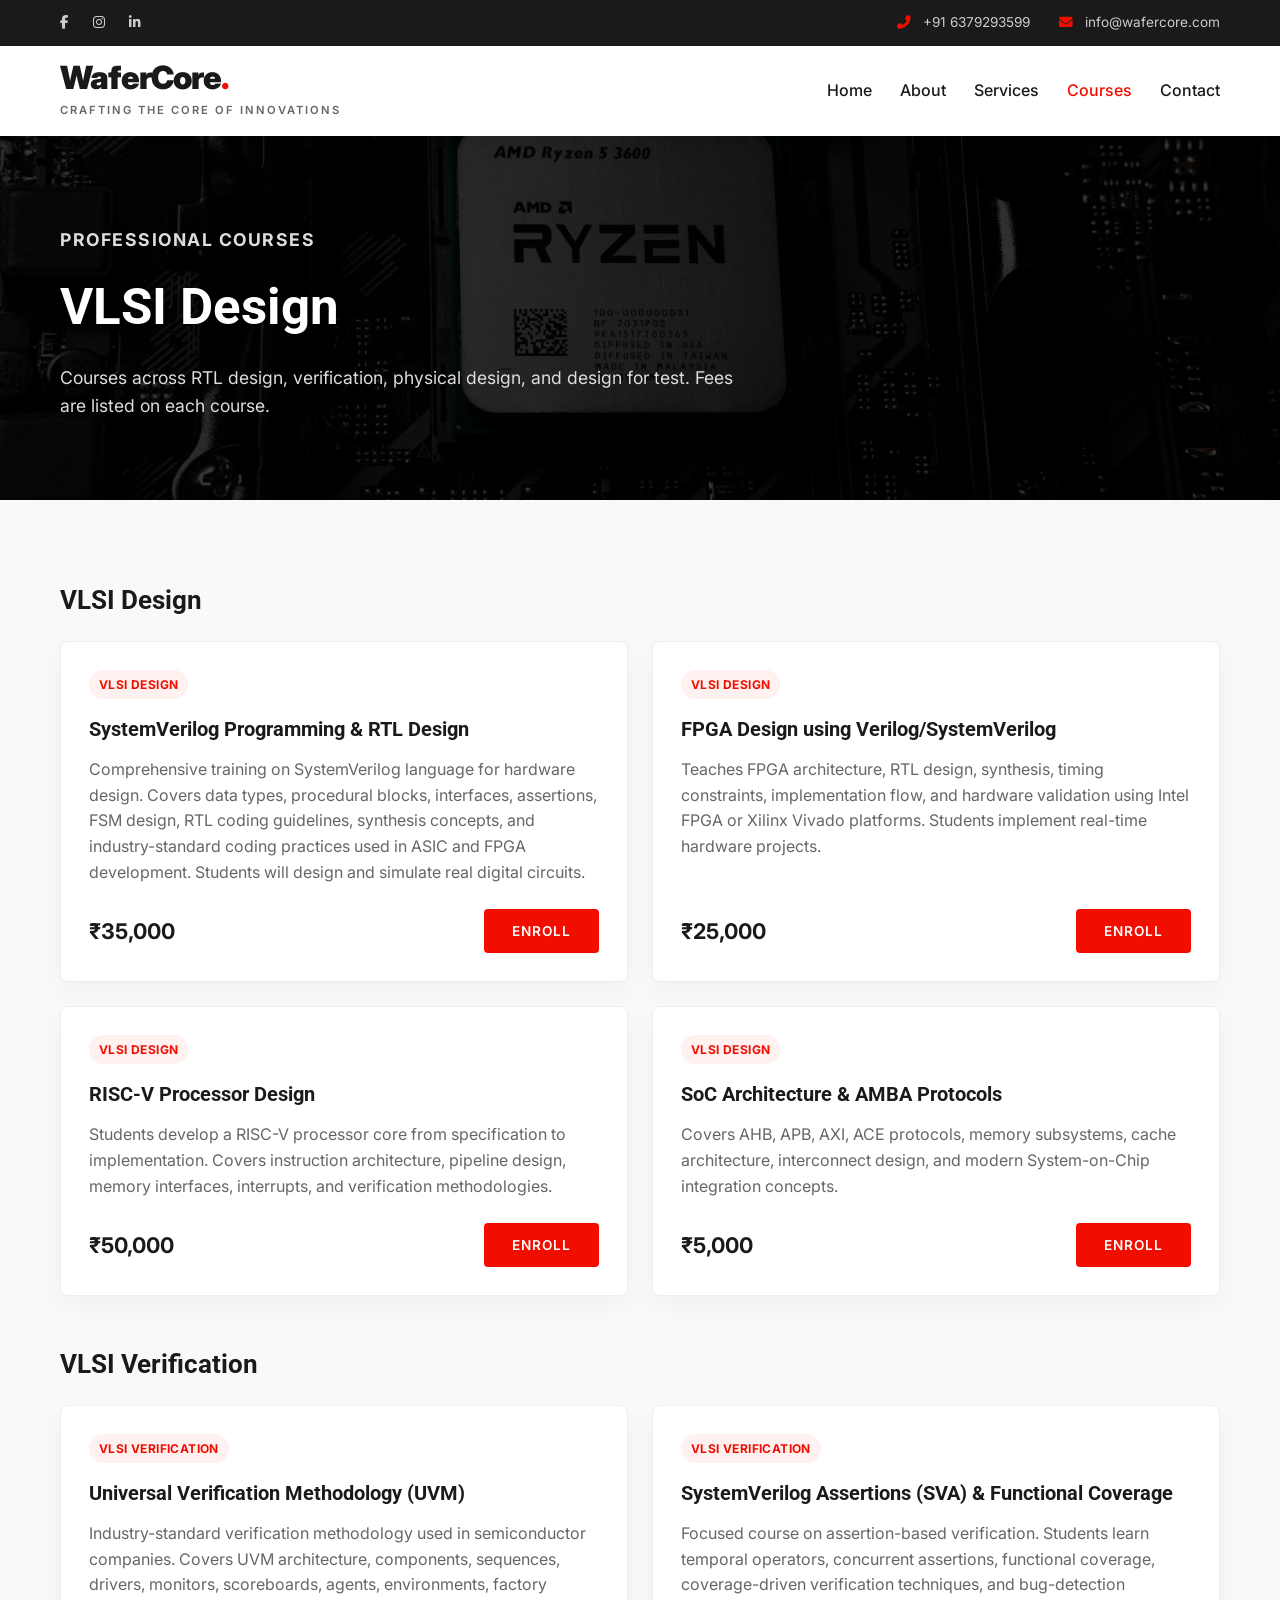
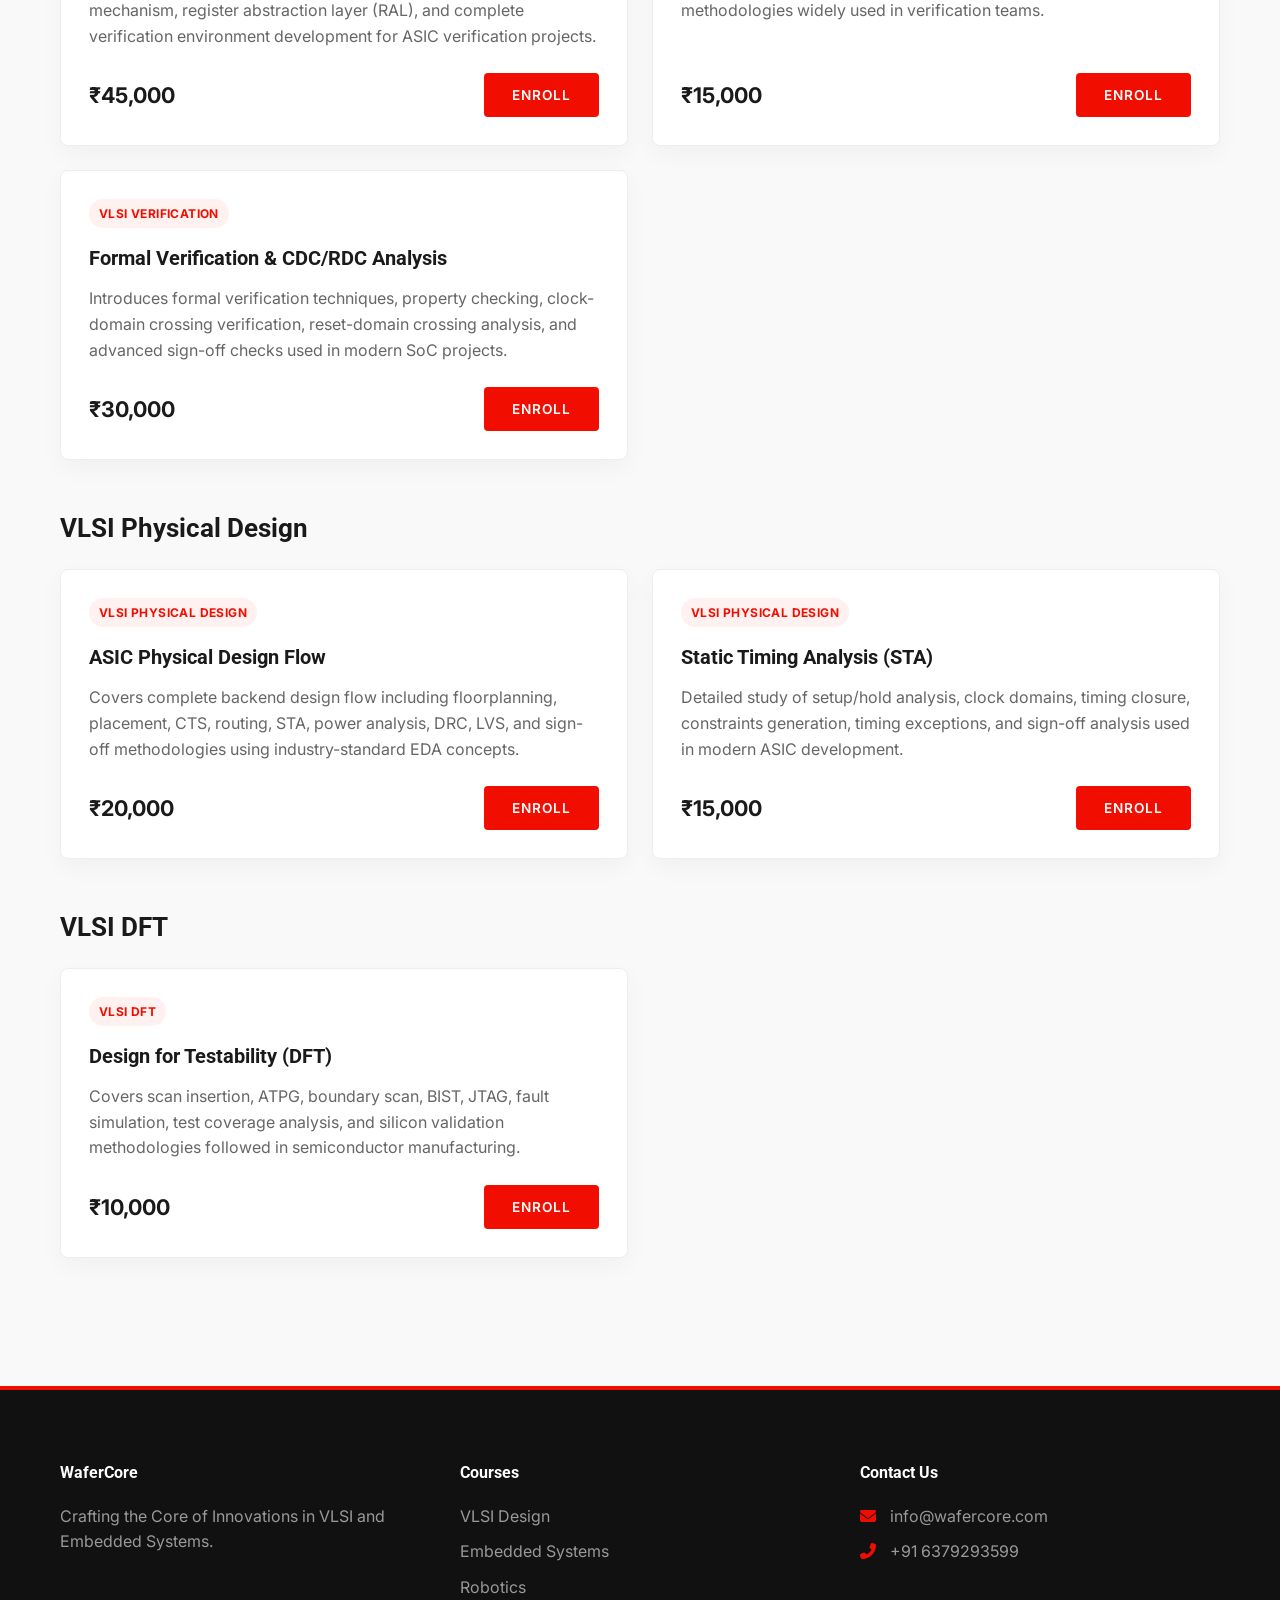
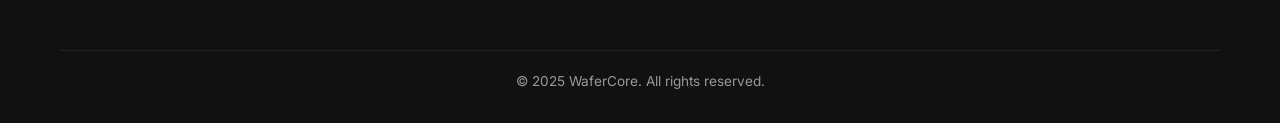
<file: courses/vlsi-design.html>
<!DOCTYPE html>
<html lang="en">
<head>
    <meta charset="UTF-8">
    <meta name="viewport" content="width=device-width, initial-scale=1.0">
    <title>VLSI Design Courses - WaferCore</title>
    <meta name="description" content="WaferCore VLSI courses covering RTL, verification, physical design, and DFT.">
    <link rel="stylesheet" href="https://cdnjs.cloudflare.com/ajax/libs/font-awesome/6.4.0/css/all.min.css">
    <link href="https://fonts.googleapis.com/css2?family=Inter:wght@300;400;600&family=Roboto:wght@500;700;900&display=swap" rel="stylesheet">
    <link rel="stylesheet" href="../css/courses.css">
</head>
<body data-root="../">
    <div class="top-header">
        <div class="container">
            <div class="social-icons">
                <a href="#" aria-label="Facebook"><i class="fab fa-facebook-f"></i></a>
                <a href="#" aria-label="Instagram"><i class="fab fa-instagram"></i></a>
                <a href="#" aria-label="LinkedIn"><i class="fab fa-linkedin-in"></i></a>
            </div>
            <div class="contact-info">
                <span><i class="fas fa-phone-alt"></i> +91 6379293599</span>
                <span><i class="fas fa-envelope"></i> info@wafercore.com</span>
            </div>
        </div>
    </div>
    <nav class="navbar">
        <div class="container">
            <div class="logo-wrapper">
                <a href="../index.html" class="logo">WaferCore<span>.</span></a>
                <span class="logo-caption">Crafting the Core of Innovations</span>
            </div>
            <button class="nav-toggle" type="button" aria-label="Open menu" aria-expanded="false"><i class="fas fa-bars"></i></button>
            <div class="nav-links">
                <a href="../index.html">Home</a>
                <a href="../about-us.html">About</a>
                <a href="../index.html#services">Services</a>
                <a href="../courses.html" class="active">Courses</a>
                <a href="../contact-us.html">Contact</a>
            </div>
        </div>
    </nav>
    <header class="page-hero">
        <div class="container">
            <p class="eyebrow"><a href="../courses.html">Professional Courses</a></p>
            <h1>VLSI Design</h1>
            <p>Courses across RTL design, verification, physical design, and design for test. Fees are listed on each course.</p>
        </div>
    </header>
    <section class="section alt-bg">
        <div class="container">
            <div id="course-list" data-track="vlsi"></div>
        </div>
    </section>
    <footer>
        <div class="container">
            <div class="footer-grid">
                <div class="footer-col">
                    <h4>WaferCore</h4>
                    <p>Crafting the Core of Innovations in VLSI and Embedded Systems.</p>
                </div>
                <div class="footer-col">
                    <h4>Courses</h4>
                    <ul>
                        <li><a href="vlsi-design.html">VLSI Design</a></li>
                        <li><a href="embedded-systems.html">Embedded Systems</a></li>
                        <li><a href="robotics.html">Robotics</a></li>
                    </ul>
                </div>
                <div class="footer-col footer-contact">
                    <h4>Contact Us</h4>
                    <p><i class="fas fa-envelope"></i> info@wafercore.com</p>
                    <p><i class="fas fa-phone-alt"></i> +91 6379293599</p>
                </div>
            </div>
            <div class="copyright"><p>&copy; 2025 WaferCore. All rights reserved.</p></div>
        </div>
    </footer>
    <script src="../js/youpi-config.js"></script>
    <script src="../js/courses-data.js"></script>
    <script src="../js/catalog.js"></script>
    <script src="../js/checkout.js"></script>
</body>
</html>
</file>
<file: css/courses.css>
:root {
    --primary-red: #f10e00;
    --primary-black: #1a1a1a;
    --text-dark: #333333;
    --text-light: #666666;
    --white: #ffffff;
    --light-bg: #f9f9f9;
    --border-color: #eeeeee;
    --max-width: 1200px;
}

* { margin: 0; padding: 0; box-sizing: border-box; }

body {
    font-family: 'Inter', sans-serif;
    line-height: 1.6;
    color: var(--text-dark);
    background: var(--white);
}

h1, h2, h3, h4 { font-family: 'Roboto', sans-serif; font-weight: 700; color: var(--primary-black); }
a { text-decoration: none; color: inherit; transition: 0.3s; }
img { max-width: 100%; display: block; }
button, input { font-family: inherit; }

.container { max-width: var(--max-width); margin: 0 auto; padding: 0 20px; }

.btn {
    display: inline-block;
    padding: 14px 28px;
    background: var(--primary-red);
    color: var(--white);
    border-radius: 4px;
    font-weight: 600;
    border: none;
    cursor: pointer;
    text-transform: uppercase;
    font-size: 0.85rem;
    letter-spacing: 1px;
}

.btn:hover { background: var(--primary-black); color: var(--white); }
.btn:disabled { opacity: 0.7; cursor: wait; }

.top-header { background: var(--primary-black); color: var(--white); padding: 12px 0; font-size: 0.85rem; }
.top-header .container { display: flex; justify-content: space-between; align-items: center; }
.social-icons a { margin-right: 20px; color: #cccccc; }
.social-icons a:hover { color: var(--primary-red); }
.contact-info span { margin-left: 25px; color: #cccccc; }
.contact-info i { margin-right: 8px; color: var(--primary-red); }

.navbar { background: var(--white); box-shadow: 0 2px 10px rgba(0,0,0,0.05); position: sticky; top: 0; z-index: 1000; }
.navbar .container { display: flex; justify-content: space-between; align-items: center; height: 90px; }
.logo { font-size: 2rem; font-weight: 900; color: var(--primary-black); line-height: 1; letter-spacing: -1px; }
.logo span { color: var(--primary-red); }
.logo-caption { display: block; font-size: 0.7rem; color: var(--text-light); font-weight: 600; text-transform: uppercase; letter-spacing: 2px; margin-top: 5px; }
.nav-links { display: flex; gap: 28px; list-style: none; }
.nav-links a { font-weight: 500; color: var(--primary-black); }
.nav-links a:hover, .nav-links a.active { color: var(--primary-red); }
.nav-toggle { display: none; background: none; border: 0; font-size: 1.4rem; cursor: pointer; color: var(--primary-black); }

.page-hero {
    background: linear-gradient(rgba(0, 0, 0, 0.78), rgba(0, 0, 0, 0.78)), url('../images/Background_Hero.jpg') center/cover no-repeat;
    color: var(--white);
    padding: 90px 0 80px;
}
.page-hero h1 { color: var(--white); font-size: 3.2rem; margin: 12px 0 16px; }
.page-hero p { color: #dddddd; max-width: 680px; font-size: 1.1rem; }
.eyebrow { color: #ffb4ae; font-size: 0.8rem; font-weight: 700; letter-spacing: 1.5px; text-transform: uppercase; }
.eyebrow a:hover { color: var(--white); }

.section { padding: 80px 0; }
.section-title { text-align: center; margin-bottom: 48px; }
.section-title h2 { font-size: 2.3rem; }
.section-title h2::after { content: ''; display: block; width: 60px; height: 4px; background: var(--primary-red); margin: 12px auto 0; }
.section-title p { color: var(--text-light); max-width: 640px; margin: 16px auto 0; }
.alt-bg { background: var(--light-bg); }

.track-grid { display: grid; grid-template-columns: repeat(3, 1fr); gap: 28px; }
.track-tile {
    display: flex;
    flex-direction: column;
    background: var(--white);
    border: 1px solid var(--border-color);
    border-radius: 8px;
    padding: 36px 30px 28px;
    min-height: 320px;
    box-shadow: 0 10px 30px rgba(0,0,0,0.04);
}
.track-tile:hover { transform: translateY(-6px); border-top: 4px solid var(--primary-red); box-shadow: 0 18px 40px rgba(0,0,0,0.08); }
.track-icon {
    width: 64px;
    height: 64px;
    border-radius: 8px;
    background: var(--primary-red);
    color: var(--white);
    display: inline-flex;
    align-items: center;
    justify-content: center;
    font-size: 1.6rem;
    margin-bottom: 22px;
}
.track-tile h3 { font-size: 1.5rem; margin-bottom: 12px; }
.track-tile p { color: var(--text-light); flex: 1; }
.track-meta { display: flex; justify-content: space-between; gap: 12px; margin: 22px 0 16px; color: var(--primary-black); font-weight: 600; font-size: 0.92rem; }
.track-link { color: var(--primary-red); font-weight: 700; text-transform: uppercase; font-size: 0.85rem; letter-spacing: 0.6px; }
.track-link i { margin-left: 6px; }

.course-group { margin-bottom: 48px; }
.course-group h2 { font-size: 1.6rem; margin-bottom: 20px; }
.course-grid { display: grid; grid-template-columns: repeat(2, 1fr); gap: 24px; }
.course-card {
    background: var(--white);
    border: 1px solid var(--border-color);
    border-radius: 8px;
    padding: 28px;
    display: flex;
    flex-direction: column;
    box-shadow: 0 8px 24px rgba(0,0,0,0.04);
}
.course-card:hover { transform: translateY(-4px); border-color: #f3c7c3; }
.course-pill {
    align-self: flex-start;
    background: #fff1f0;
    color: var(--primary-red);
    font-size: 0.75rem;
    font-weight: 700;
    letter-spacing: 0.4px;
    text-transform: uppercase;
    padding: 5px 10px;
    border-radius: 99px;
    margin-bottom: 14px;
}
.course-card h3 { font-size: 1.25rem; margin-bottom: 12px; }
.course-card p { color: var(--text-light); flex: 1; }
.course-foot { display: flex; justify-content: space-between; align-items: center; gap: 16px; margin-top: 24px; }
.course-price { font-size: 1.35rem; color: var(--primary-black); }

.steps { display: grid; grid-template-columns: repeat(3, 1fr); gap: 20px; }
.step { background: var(--white); border: 1px solid var(--border-color); border-radius: 8px; padding: 24px; }
.step strong { display: block; color: var(--primary-red); margin-bottom: 8px; }

.status-panel { max-width: 760px; margin: 0 auto; background: var(--white); border: 1px solid var(--border-color); border-radius: 8px; padding: 40px; }
.status-panel h1 { font-size: 2.2rem; margin-bottom: 12px; }
.status-lead { color: var(--text-light); margin-bottom: 28px; }
.status-list { margin-bottom: 28px; }
.status-list div { display: grid; grid-template-columns: 160px 1fr; gap: 12px; padding: 12px 0; border-top: 1px solid var(--border-color); }
.status-list dt { font-weight: 700; }
.status-list dd { color: var(--text-dark); word-break: break-word; }

footer { background: #111111; color: #999; padding: 70px 0 30px; border-top: 4px solid var(--primary-red); }
.footer-grid { display: grid; grid-template-columns: repeat(auto-fit, minmax(220px, 1fr)); gap: 40px; margin-bottom: 40px; }
.footer-col h4 { color: var(--white); margin-bottom: 18px; }
.footer-col ul { list-style: none; }
.footer-col li { margin-bottom: 10px; }
.footer-col a:hover { color: var(--primary-red); }
.footer-contact p { margin-bottom: 10px; }
.footer-contact i { margin-right: 10px; color: var(--primary-red); }
.copyright { text-align: center; border-top: 1px solid #222; padding-top: 20px; font-size: 0.85rem; }

.enroll-modal {
    position: fixed;
    inset: 0;
    background: rgba(0, 0, 0, 0.62);
    z-index: 2000;
    display: flex;
    align-items: center;
    justify-content: center;
    padding: 20px;
}
.enroll-modal[hidden] { display: none; }
.enroll-dialog { background: var(--white); width: min(520px, 100%); border-radius: 8px; padding: 32px; position: relative; }
.enroll-close { position: absolute; top: 12px; right: 14px; border: 0; background: none; font-size: 1.8rem; cursor: pointer; line-height: 1; }
.enroll-kicker { color: var(--primary-red); font-size: 0.78rem; font-weight: 700; letter-spacing: 1px; text-transform: uppercase; }
.enroll-dialog h2 { font-size: 1.45rem; margin: 8px 40px 8px 0; }
.enroll-price { font-size: 1.3rem; font-weight: 700; margin-bottom: 18px; }
.enroll-dialog label { display: block; font-size: 0.85rem; font-weight: 600; margin-bottom: 12px; }
.enroll-dialog input { width: 100%; margin-top: 6px; padding: 12px; border: 1px solid #ddd; border-radius: 4px; font-size: 1rem; }
.enroll-note { color: var(--text-light); font-size: 0.9rem; margin: 8px 0 16px; }
.enroll-result h3 { margin-bottom: 10px; }
.enroll-result p { color: var(--text-light); margin-bottom: 16px; }
body.modal-open { overflow: hidden; }

@media (max-width: 900px) {
    .track-grid, .course-grid, .steps { grid-template-columns: 1fr; }
    .page-hero h1 { font-size: 2.3rem; }
}

@media (max-width: 768px) {
    .top-header { display: none; }
    .nav-toggle { display: block; }
    .nav-links {
        display: none;
        position: absolute;
        top: 90px;
        left: 0;
        right: 0;
        background: var(--white);
        flex-direction: column;
        padding: 16px 24px 24px;
        box-shadow: 0 12px 24px rgba(0,0,0,0.08);
    }
    .nav-links.is-open { display: flex; }
    .navbar .container { position: relative; }
    .status-list div { grid-template-columns: 1fr; gap: 4px; }
    .course-foot { flex-direction: column; align-items: flex-start; }
}
</file>
